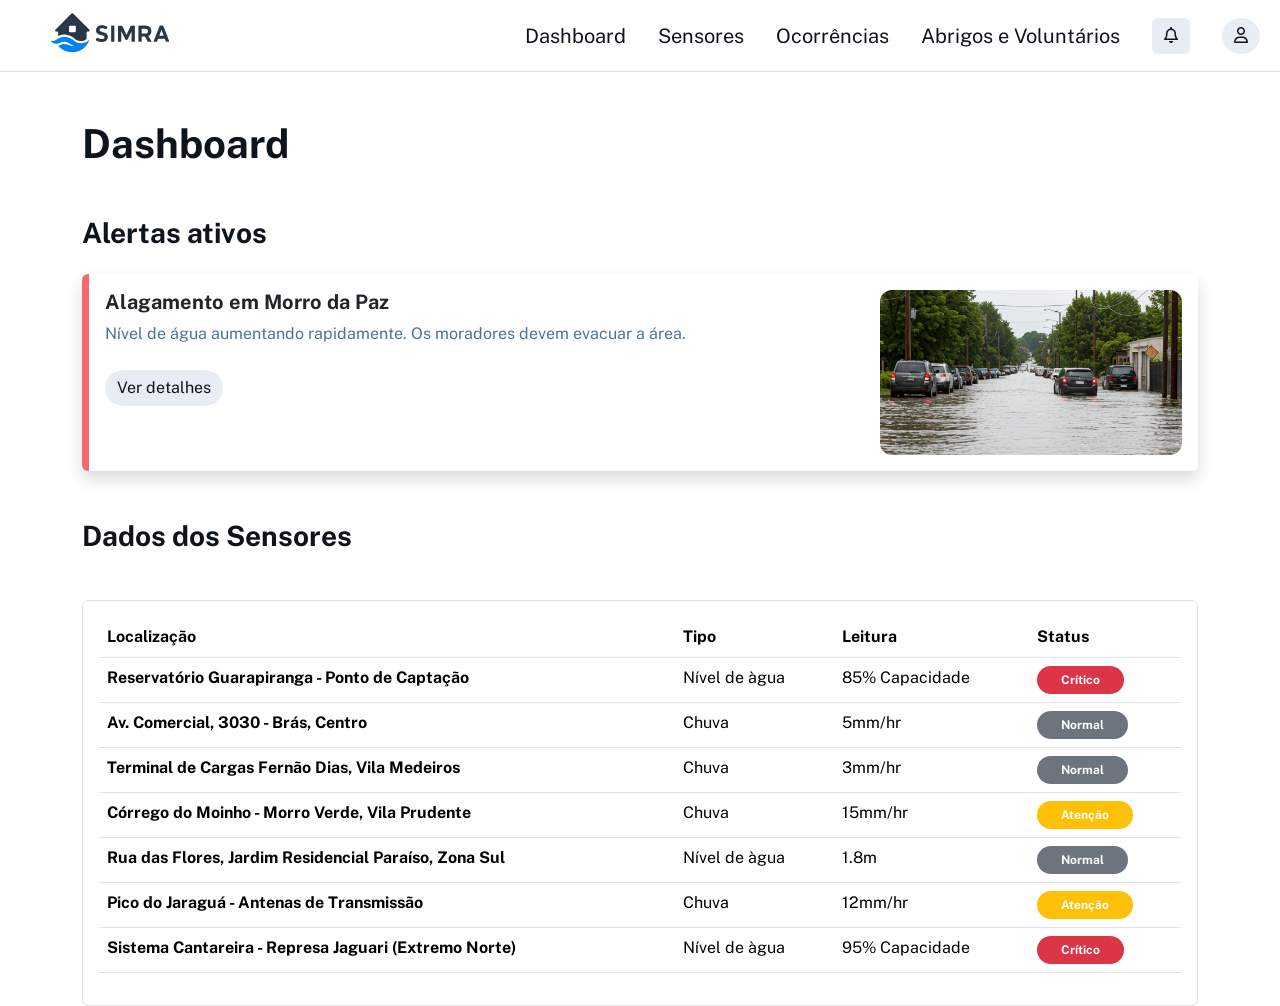
<file: src/index.html>
<!DOCTYPE html>
<html lang="pt-br">
<head>
    <meta charset="UTF-8">
    <meta name="viewport" content="width=device-width, initial-scale=1.0">
    <title>Simra</title>
    <link rel="stylesheet" href="css/style.css">
    <link href="https://cdn.jsdelivr.net/npm/bootstrap@5.3.3/dist/css/bootstrap.min.css" rel="stylesheet">
    <script src="https://cdn.jsdelivr.net/npm/bootstrap@5.3.3/dist/js/bootstrap.bundle.min.js"></script>
    <link rel="stylesheet" href="https://cdnjs.cloudflare.com/ajax/libs/font-awesome/6.6.0/css/all.min.css" integrity="sha512-Kc323vGBEqzTmouAECnVceyQqyqdsSiqLQISBL29aUW4U/M7pSPA/gEUZQqv1cwx4OnYxTxve5UMg5GT6L4JJg==" crossorigin="anonymous" referrerpolicy="no-referrer" />
    <link rel="preconnect" href="https://fonts.googleapis.com">
    <link rel="preconnect" href="https://fonts.gstatic.com" crossorigin>
    <link href="https://fonts.googleapis.com/css2?family=Inter:ital,opsz,wght@0,14..32,100..900;1,14..32,100..900&family=Public+Sans:ital,wght@0,100..900;1,100..900&display=swap" rel="stylesheet">
</head>

<body>

<div class="container-principal">

    <nav class="navbar navbar-expand-lg border-bottom">

        <div class="container-fluid">

          <a class="navbar-brand ms-2" href="#"><img src="img/logoSimra.svg" width="180" height="45" alt="Logo"></a>

          <div class="collapse navbar-collapse row-gap-5 justify-content-end" id="navbarNav">

                <ul class="navbar-nav d-flex align-items-center gap-3 fs-5">

                    <li class="nav-item">
                        <a class="nav-link"  href="#">Dashboard</a>
                    </li>
                    <li class="nav-item">
                        <a class="nav-link"  href="pages/sensores.html">Sensores</a>
                    </li>
                    <li class="nav-item">
                        <a class="nav-link" href="pages/ocorrencia.html">Ocorrências</a>
                    </li>
                    <li class="nav-item">
                        <a class="nav-link" href="pages/abrigosevoluntarios.html">Abrigos e Voluntários</a>
                    </li>
                    <li class="nav-item">
                        <a class="nav-link" href="#">
                            <button type="button" class="btn btn-secondary btn-md border-0 rounded">
                                <i class="fa-regular fa-bell"></i>
                            </button>
                        </a>
                    </li>

                    <li class="nav-item">
                        <a class="nav-link" href="#">
                            <button type="button" class="btn btn-secondary btn-md border-0 rounded-circle">
                                <i class="fa-regular fa-user"></i>
                            </button>
                        </a>
                    </li>
        
                </ul>

          </div>
          
        </div>
    </nav>


    <div class="container dashboard mt-5">
    <h1 class="fw-bold texto-principal">Dashboard</h1>
    <h2 class="fw-bold fs-3 texto-principal mt-5 mb-4">Alertas ativos</h2>

        <div class="d-flex alerta p-3 shadow rounded">
            <div>
              <h5 class="fw-bold mb-2">Alagamento em Morro da Paz</h5>
              <p class="texto-secundario mb-4">
                Nível de água aumentando rapidamente. Os moradores devem evacuar a área.
              </p>
              <button class="btn btn-secondary btn-md border-0 rounded-pill">Ver detalhes</button>
            </div>
            <img src="img/morrodapaz.svg"Alerta de alagamento"
                 class="ms-auto rounded" style="object-fit: cover;">
          </div>

        <div class="sensores">

            <h2 class="fw-bold fs-3 texto-principal my-5">Dados dos Sensores</h2>

            <div class="border p-3 rounded">

                <table class="table table-hover">
                    <thead>
                    <tr>
                        <th scope="col">Localização</th>
                        <th scope="col">Tipo</th>
                        <th scope="col">Leitura</th>
                        <th scope="col">Status</th>
                    </tr>
                    </thead>
                    <tbody>
                    <tr>
                        <th scope="row">Reservatório Guarapiranga - Ponto de Captação
                        </th>
                        <td>Nível de àgua</td>
                        <td>85% Capacidade</td>
                        <td><span class="badge rounded-pill bg-danger px-4 py-2">Crítico</span></td>
                    </tr>
                    <tr>
                        <th scope="row">Av. Comercial, 3030 - Brás, Centro
                        </th>
                        <td>Chuva</td>
                        <td>5mm/hr</td>
                        <td><span class="badge rounded-pill bg-secondary px-4 py-2">Normal</span></td>
                    </tr>
                    <tr>
                        <th scope="row">Terminal de Cargas Fernão Dias, Vila Medeiros
                        </th>
                        <td class="texo-secundario">Chuva</td>
                        <td>3mm/hr</td>
                        <td><span class="badge rounded-pill bg-secondary px-4 py-2">Normal</span></td>
                    </tr>
                    <tr>
                        <th scope="row">Córrego do Moinho - Morro Verde, Vila Prudente
                        </th>
                        <td>Chuva</td>
                        <td>15mm/hr</td>
                        <td><span class="badge rounded-pill bg-warning px-4 py-2">Atenção</span></td>
                    </tr>
                    <tr>
                        <th scope="row">Rua das Flores, Jardim Residencial Paraíso, Zona Sul
                        </th>
                        <td class="texo-secundario">Nível de àgua</td>
                        <td>1.8m</td>
                        <td><span class="badge rounded-pill bg-secondary px-4 py-2">Normal</span></td>
                    </tr>
                    <tr>
                        <th scope="row">Pico do Jaraguá - Antenas de Transmissão
                        </th>
                        <td class="texo-secundario">Chuva</td>
                        <td>12mm/hr</td>
                        <td><span class="badge rounded-pill bg-warning px-4 py-2">Atenção</span></td>
                    </tr>
                    <tr>
                        <th scope="row">Sistema Cantareira - Represa Jaguari (Extremo Norte)</th>
                        <td class="texo-secundario">Nível de àgua</td>
                        <td>95% Capacidade</td>
                        <td><span class="badge rounded-pill bg-danger px-4 py-2">Crítico</span></td>
                    </tr>
                    </tbody>
                </table>

            </div>


        </div>



        </div>




    </div>

</div>

</body>

</html>
</file>
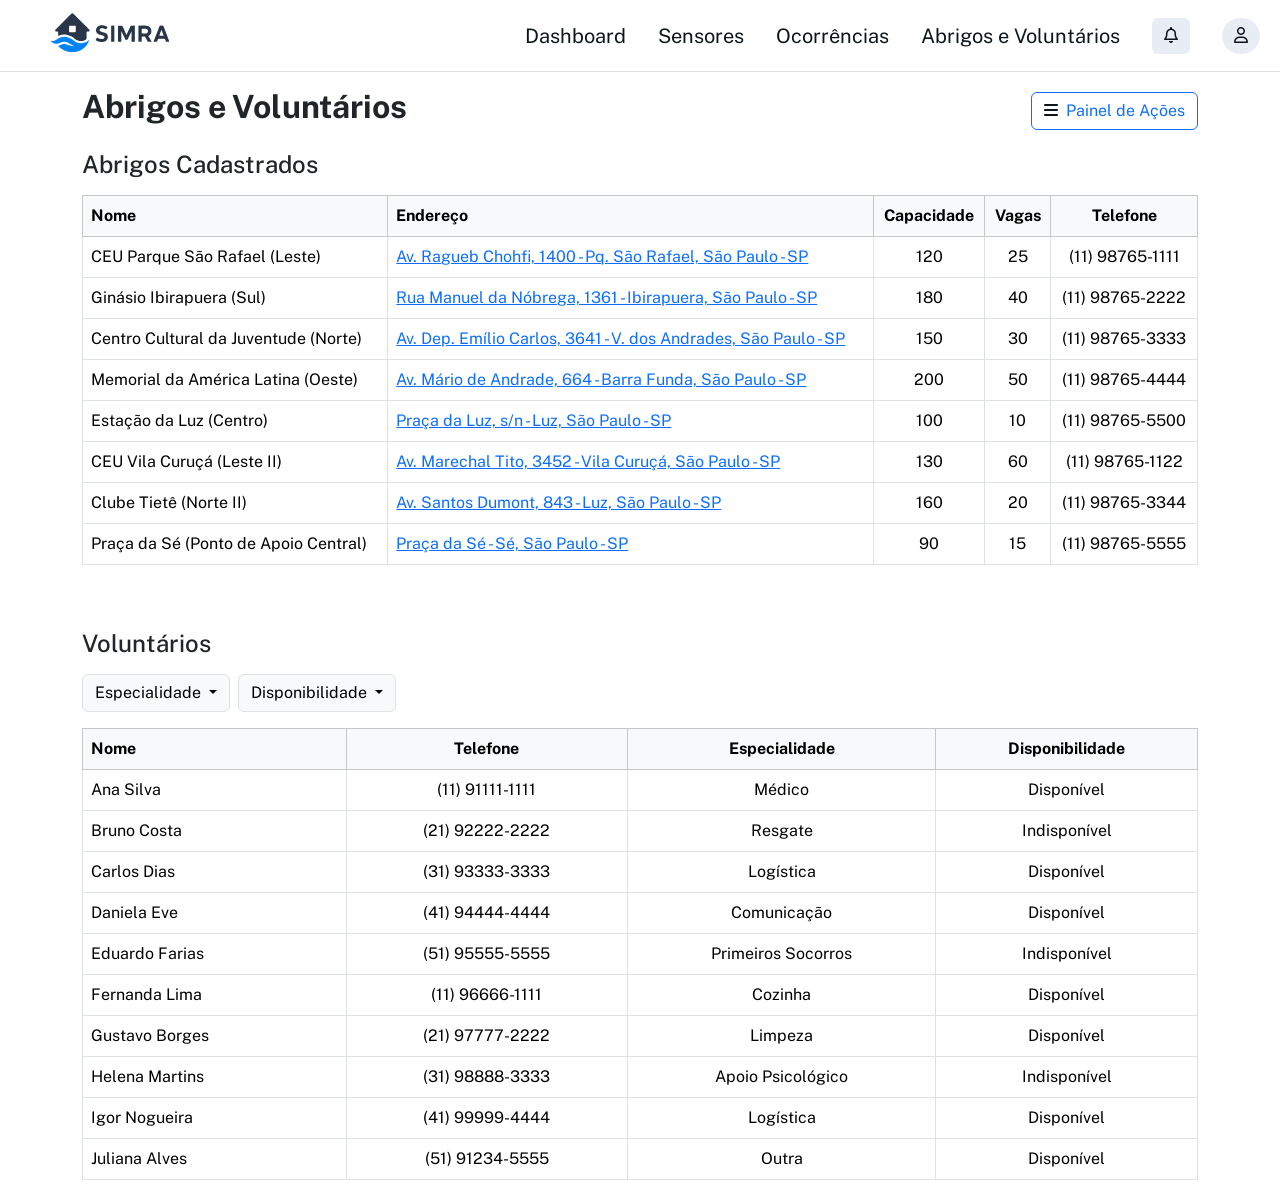
<file: src/pages/abrigosevoluntarios.html>
<!DOCTYPE html>
<html lang="pt-br">
<head>
    <meta charset="UTF-8">
    <meta name="viewport" content="width=device-width, initial-scale=1.0">
    <title>Abrigos e Voluntários</title>
    <link rel="stylesheet" href="../css/style.css">
    <link href="https://cdn.jsdelivr.net/npm/bootstrap@5.3.3/dist/css/bootstrap.min.css" rel="stylesheet">
    <script src="https://cdn.jsdelivr.net/npm/bootstrap@5.3.3/dist/js/bootstrap.bundle.min.js"></script>
    <script src="../js/abrigoevoluntarios.js"></script>
    <link rel="stylesheet" href="https://cdnjs.cloudflare.com/ajax/libs/font-awesome/6.6.0/css/all.min.css" integrity="sha512-Kc323vGBEqzTmouAECnVceyQqyqdsSiqLQISBL29aUW4U/M7pSPA/gEUZQqv1cwx4OnYxTxve5UMg5GT6L4JJg==" crossorigin="anonymous" referrerpolicy="no-referrer" />
    <link rel="preconnect" href="https://fonts.googleapis.com">
    <link rel="preconnect" href="https://fonts.gstatic.com" crossorigin>
    <link href="https://fonts.googleapis.com/css2?family=Inter:ital,opsz,wght@0,14..32,100..900;1,14..32,100..900&family=Public+Sans:ital,wght@0,100..900;1,100..900&display=swap" rel="stylesheet">
    </head>
<body>

    <div class="container-abrigosevoluntarios">
        <nav class="navbar navbar-expand-lg border-bottom">
            <div class="container-fluid">
                <a class="navbar-brand ms-2" href="#"><img src="../img/logoSimra.svg" width="180" height="45" alt="Logo SIMRA"></a>
                <button class="navbar-toggler" type="button" data-bs-toggle="collapse" data-bs-target="#navbarNav" aria-controls="navbarNav" aria-expanded="false" aria-label="Toggle navigation">
                    <span class="navbar-toggler-icon"></span>
                </button>
                <div class="collapse navbar-collapse justify-content-end" id="navbarNav">
                    <ul class="navbar-nav d-flex align-items-center gap-3 fs-5">
                        <li class="nav-item"><a class="nav-link" href="/src/index.html">Dashboard</a></li>
                        <li class="nav-item"><a class="nav-link" href="../pages/sensores.html">Sensores</a></li>
                        <li class="nav-item"><a class="nav-link" href="/src/pages/ocorrencia.html">Ocorrências</a></li>
                        <li class="nav-item"><a class="nav-link active" aria-current="page" href="../pages/abrigosevoluntarios.html">Abrigos e Voluntários</a></li>
                        <li class="nav-item">
                            <a class="nav-link" href="#">
                                <button type="button" class="btn btn-secondary btn-md border-0 rounded"><i class="fa-regular fa-bell"></i></button>
                            </a>
                        </li>
                        <li class="nav-item">
                            <a class="nav-link" href="#">
                                <button type="button" class="btn btn-secondary btn-md border-0 rounded-circle"><i class="fa-regular fa-user"></i></button>
                            </a>
                        </li>
                    </ul>
                </div>
            </div>
        </nav>

        <div class="container mt-3">
            <div class="d-flex justify-content-between align-items-center mb-3">
                <h2 class="fw-bold">Abrigos e Voluntários</h2>
                <button class="btn btn-outline-primary" type="button" data-bs-toggle="offcanvas" data-bs-target="#managementOffcanvas" aria-controls="managementOffcanvas">
                    <i class="fas fa-bars me-2"></i>Painel de Ações
                </button>
            </div>

            <h4 class="mb-3">Abrigos Cadastrados</h4>
            <div class="table-responsive mb-5">
                <table class="table table-bordered table-hover rounded-3 text-dark">
                    <thead class="table-light">
                        <tr>
                            <th>Nome</th>
                            <th>Endereço</th>
                            <th>Capacidade</th>
                            <th>Vagas</th>
                            <th>Telefone</th>
                        </tr>
                    </thead>
                    <tbody id="sheltersTableBody"></tbody>
                </table>
            </div>

            <h4 class="mb-3">Voluntários</h4>
            <div class="d-flex justify-content-between align-items-center mb-3">
                <div class="d-flex gap-2">
                    <div class="dropdown">
                        <button id="specialtyFilterButton" class="btn btn-light dropdown-toggle border" type="button" data-bs-toggle="dropdown" aria-expanded="false">
                            Especialidade
                        </button>
                        <ul id="specialtyDropdownMenu" class="dropdown-menu">
                            <li><a class="dropdown-item" href="#">Todos</a></li>
                            <li><a class="dropdown-item" href="#">Médico</a></li>
                            <li><a class="dropdown-item" href="#">Resgate</a></li>
                            <li><a class="dropdown-item" href="#">Logística</a></li>
                            <li><a class="dropdown-item" href="#">Communication</a></li>
                            <li><a class="dropdown-item" href="#">Primeiros Socorros</a></li>
                            <li><a class="dropdown-item" href="#">Cozinha</a></li>
                            <li><a class="dropdown-item" href="#">Limpeza</a></li>
                            <li><a class="dropdown-item" href="#">Apoio Psicológico</a></li>
                            <li><a class="dropdown-item" href="#">Outra</a></li>
                        </ul>
                    </div>
                    <div class="dropdown">
                        <button id="availabilityFilterButton" class="btn btn-light dropdown-toggle border" type="button" data-bs-toggle="dropdown" aria-expanded="false">
                            Disponibilidade
                        </button>
                        <ul id="availabilityDropdownMenu" class="dropdown-menu">
                            <li><a class="dropdown-item" href="#">Todos</a></li>
                            <li><a class="dropdown-item" href="#">Disponível</a></li>
                            <li><a class="dropdown-item" href="#">Indisponível</a></li>
                        </ul>
                    </div>
                </div>
                
            </div>
            <div class="table-responsive">
                <table class="table table-bordered table-hover align-middle">
                    <thead class="table-light">
                        <tr>
                            <th>Nome</th>
                            <th>Telefone</th>
                            <th>Especialidade</th>
                            <th>Disponibilidade</th>
                        </tr>
                    </thead>
                    <tbody id="volunteersTableBody"></tbody>
                </table>
            </div>
        </div>
    </div> <div class="offcanvas offcanvas-start" tabindex="-1" id="managementOffcanvas" aria-labelledby="managementOffcanvasLabel">
        <div class="offcanvas-header border-bottom">
            <h5 class="offcanvas-title" id="managementOffcanvasLabel"><i class="fas fa-cogs me-2"></i>Painel de Ações</h5>
            <button type="button" class="btn-close text-reset" data-bs-dismiss="offcanvas" aria-label="Close"></button>
        </div>
        <div class="offcanvas-body">
            <div class="mb-3">
                <h6 class="text-muted fw-bold mb-2">AÇÕES EM ABRIGOS</h6>
                <div class="d-grid gap-2">
                    <button type="button" class="btn btn-outline-primary text-start" id="btnListarAbrigosOffcanvas">
                        <i class="fas fa-list-alt fa-fw me-2"></i>Listar Abrigos (Atualizar)
                    </button>
                    <button type="button" class="btn btn-success text-start" data-bs-toggle="modal" data-bs-target="#modalNovoAbrigo">
                        <i class="fas fa-plus fa-fw me-2"></i>Registrar Novo Abrigo
                    </button>
                     <button type="button" class="btn btn-outline-danger text-start" id="btnRemoverAbrigoOffcanvas" disabled>
                        <i class="fas fa-trash-alt fa-fw me-2"></i>Remover Abrigo
                    </button>
                </div>
            </div>
            <hr>
            <div class="mb-3">
                <h6 class="text-muted fw-bold mb-2">GESTÃO DE PESSOAS EM ABRIGOS</h6>
                <div class="d-grid gap-2">
                    <button type="button" class="btn btn-outline-primary text-start" id="btnListarPessoasNoAbrigo" disabled>
                        <i class="fas fa-users fa-fw me-2"></i>Listar Pessoas em Abrigo
                    </button>
                    </div>
            </div>
            <hr>
            <div class="mb-3">
                <h6 class="text-muted fw-bold mb-2">AÇÕES EM VOLUNTÁRIOS</h6>
                <div class="d-grid gap-2">
                     <button type="button" class="btn btn-success text-start" id="btnAddVolunteerOffcanvas" data-bs-toggle="modal" data-bs-target="#modalNovoVoluntario">
                        <i class="fas fa-user-plus fa-fw me-2"></i>Adicionar Voluntário
                    </button>
                    <button type="button" class="btn btn-outline-danger text-start" id="btnRemoveVolunteerOffcanvas" disabled>
                        <i class="fas fa-user-minus fa-fw me-2"></i>Remover Voluntário
                    </button>
                </div>
            </div>
        </div>
    </div>

    <div class="modal fade" id="modalNovoAbrigo" tabindex="-1" aria-labelledby="modalNovoAbrigoLabel" aria-hidden="true">
        <div class="modal-dialog modal-lg">
            <div class="modal-content">
                <div class="modal-header">
                    <h5 class="modal-title" id="modalNovoAbrigoLabel">Registrar Novo Abrigo</h5>
                    <button type="button" class="btn-close" data-bs-dismiss="modal" aria-label="Close"></button>
                </div>
                <div class="modal-body">
                    <form id="formNovoAbrigo">
                        <div class="mb-3">
                            <label for="shelterName" class="form-label">Nome do Abrigo <span class="text-danger">*</span></label>
                            <input type="text" class="form-control" id="shelterName" required>
                        </div>
                        <div class="mb-3">
                            <label for="shelterAddress" class="form-label">Endereço Completo <span class="text-danger">*</span></label>
                            <input type="text" class="form-control" id="shelterAddress" required>
                        </div>
                        <div class="row">
                            <div class="col-md-6 mb-3">
                                <label for="shelterCapacity" class="form-label">Capacidade Total <span class="text-danger">*</span></label>
                                <input type="number" class="form-control" id="shelterCapacity" required min="0">
                            </div>
                            <div class="col-md-6 mb-3">
                                <label for="shelterVacancies" class="form-label">Vagas Disponíveis <span class="text-danger">*</span></label>
                                <input type="number" class="form-control" id="shelterVacancies" required min="0">
                            </div>
                        </div>
                        <div class="mb-3">
                            <label for="shelterPhone" class="form-label">Telefone</label>
                            <input type="tel" class="form-control" id="shelterPhone" placeholder="(XX) XXXXX-XXXX">
                        </div>
                        <div class="modal-footer">
                            <button type="button" class="btn btn-outline-secondary" data-bs-dismiss="modal">Fechar</button>
                            <button type="submit" class="btn btn-primary">Registrar Abrigo</button>
                        </div>
                    </form>
                </div>
            </div>
        </div>
    </div>

    <div class="modal fade" id="modalNovoVoluntario" tabindex="-1" aria-labelledby="modalNovoVoluntarioLabel" aria-hidden="true">
        <div class="modal-dialog modal-lg">
            <div class="modal-content">
                <div class="modal-header">
                    <h5 class="modal-title" id="modalNovoVoluntarioLabel">Adicionar Novo Voluntário</h5>
                    <button type="button" class="btn-close" data-bs-dismiss="modal" aria-label="Close"></button>
                </div>
                <div class="modal-body">
                    <form id="formNovoVoluntario">
                        <div class="mb-3">
                            <label for="volunteerName" class="form-label">Nome Completo <span class="text-danger">*</span></label>
                            <input type="text" class="form-control" id="volunteerName" required>
                        </div>
                        <div class="mb-3">
                            <label for="volunteerPhone" class="form-label">Telefone <span class="text-danger">*</span></label>
                            <input type="tel" class="form-control" id="volunteerPhone" placeholder="(XX) XXXXX-XXXX" required>
                        </div>
                        <div class="mb-3">
                            <label for="volunteerSpecialty" class="form-label">Especialidade <span class="text-danger">*</span></label>
                            <select class="form-select" id="volunteerSpecialty" required>
                                <option selected disabled value="">Selecione...</option>
                                <option value="Médico">Médico</option>
                                <option value="Resgate">Resgate</option>
                                <option value="Logística">Logística</option>
                                <option value="Communication">Comunicação</option>
                                <option value="Primeiros Socorros">Primeiros Socorros</option>
                                <option value="Cozinha">Cozinha</option>
                                <option value="Limpeza">Limpeza</option>
                                <option value="Apoio Psicológico">Apoio Psicológico</option>
                                <option value="Outra">Outra</option>
                            </select>
                        </div>
                        <div class="mb-3">
                            <label for="volunteerAvailability" class="form-label">Disponibilidade <span class="text-danger">*</span></label>
                            <select class="form-select" id="volunteerAvailability" required>
                                <option selected disabled value="">Selecione...</option>
                                <option value="Disponível">Disponível</option>
                                <option value="Indisponível">Indisponível</option>
                            </select>
                        </div>
                        <div class="modal-footer">
                            <button type="button" class="btn btn-outline-secondary" data-bs-dismiss="modal">Fechar</button>
                            <button type="submit" class="btn btn-primary">Adicionar Voluntário</button>
                        </div>
                    </form>
                </div>
            </div>
        </div>
    </div>

    <div class="modal fade" id="modalListarPessoas" tabindex="-1" aria-labelledby="modalListarPessoasLabel" aria-hidden="true">
    <div class="modal-dialog modal-lg modal-dialog-scrollable">
        <div class="modal-content">
            <div class="modal-header">
                <h5 class="modal-title" id="modalListarPessoasLabel">Pessoas no Abrigo: <span id="listarPessoasAbrigoNome"></span></h5>
                <button type="button" class="btn-close" data-bs-dismiss="modal" aria-label="Close"></button>
            </div>
            <div class="modal-body">
                <p><strong id="totalPessoasNoAbrigo"></strong></p>
                <ul id="listaPessoasAbrigo" class="list-group">
                    </ul>
            </div>
            <div class="modal-footer">
                <button type="button" class="btn btn-secondary" data-bs-dismiss="modal">Fechar</button>
            </div>
        </div>
    </div>
</div>

<div class="modal fade" id="modalSelecionarAbrigoParaListarPessoas" tabindex="-1" aria-labelledby="modalSelecionarAbrigoLabel" aria-hidden="true">
    <div class="modal-dialog">
        <div class="modal-content">
            <div class="modal-header">
                <h5 class="modal-title" id="modalSelecionarAbrigoLabel">Selecionar Abrigo</h5>
                <button type="button" class="btn-close" data-bs-dismiss="modal" aria-label="Close"></button>
            </div>
            <div class="modal-body">
                <p>Por favor, selecione o abrigo para ver a lista de pessoas:</p>
                <select class="form-select" id="selectAbrigoParaListarPessoas">
                    </select>
                <div id="semAbrigosParaSelecionar" class="text-danger mt-2" style="display: none;">Nenhum abrigo cadastrado para selecionar.</div>
            </div>
            <div class="modal-footer">
                <button type="button" class="btn btn-secondary" data-bs-dismiss="modal">Cancelar</button>
                <button type="button" class="btn btn-primary" id="btnConfirmarSelecaoAbrigoParaListarPessoas">Ver Pessoas</button>
            </div>
        </div>
    </div>
</div>

<div class="modal fade" id="modalSelecionarAbrigoParaExcluir" tabindex="-1" aria-labelledby="modalSelecionarAbrigoExcluirLabel" aria-hidden="true">
    <div class="modal-dialog">
        <div class="modal-content">
            <div class="modal-header">
                <h5 class="modal-title" id="modalSelecionarAbrigoExcluirLabel">Selecionar Abrigo para Excluir</h5>
                <button type="button" class="btn-close" data-bs-dismiss="modal" aria-label="Close"></button>
            </div>
            <div class="modal-body">
                <p>Por favor, selecione o abrigo que deseja excluir:</p>
                <select class="form-select" id="selectAbrigoParaExcluir">
                    </select>
                <div id="semAbrigosParaExcluirMsg" class="text-danger mt-2" style="display: none;">Nenhum abrigo cadastrado para excluir.</div>
            </div>
            <div class="modal-footer">
                <button type="button" class="btn btn-secondary" data-bs-dismiss="modal">Cancelar</button>
                <button type="button" class="btn btn-danger" id="btnConfirmarExclusaoAbrigo">Excluir Abrigo Selecionado</button>
            </div>
        </div>
    </div>
</div>

<div class="modal fade" id="modalSelecionarVoluntarioParaExcluir" tabindex="-1" aria-labelledby="modalSelecionarVoluntarioExcluirLabel" aria-hidden="true">
    <div class="modal-dialog">
        <div class="modal-content">
            <div class="modal-header">
                <h5 class="modal-title" id="modalSelecionarVoluntarioExcluirLabel">Selecionar Voluntário para Excluir</h5>
                <button type="button" class="btn-close" data-bs-dismiss="modal" aria-label="Close"></button>
            </div>
            <div class="modal-body">
                <p>Por favor, selecione o voluntário que deseja excluir:</p>
                <select class="form-select" id="selectVoluntarioParaExcluir">
                    </select>
                <div id="semVoluntariosParaExcluirMsg" class="text-danger mt-2" style="display: none;">Nenhum voluntário cadastrado para excluir.</div>
            </div>
            <div class="modal-footer">
                <button type="button" class="btn btn-secondary" data-bs-dismiss="modal">Cancelar</button>
                <button type="button" class="btn btn-danger" id="btnConfirmarExclusaoVoluntario">Excluir Voluntário Selecionado</button>
            </div>
        </div>
    </div>
</div>


</body>
</html>
</file>
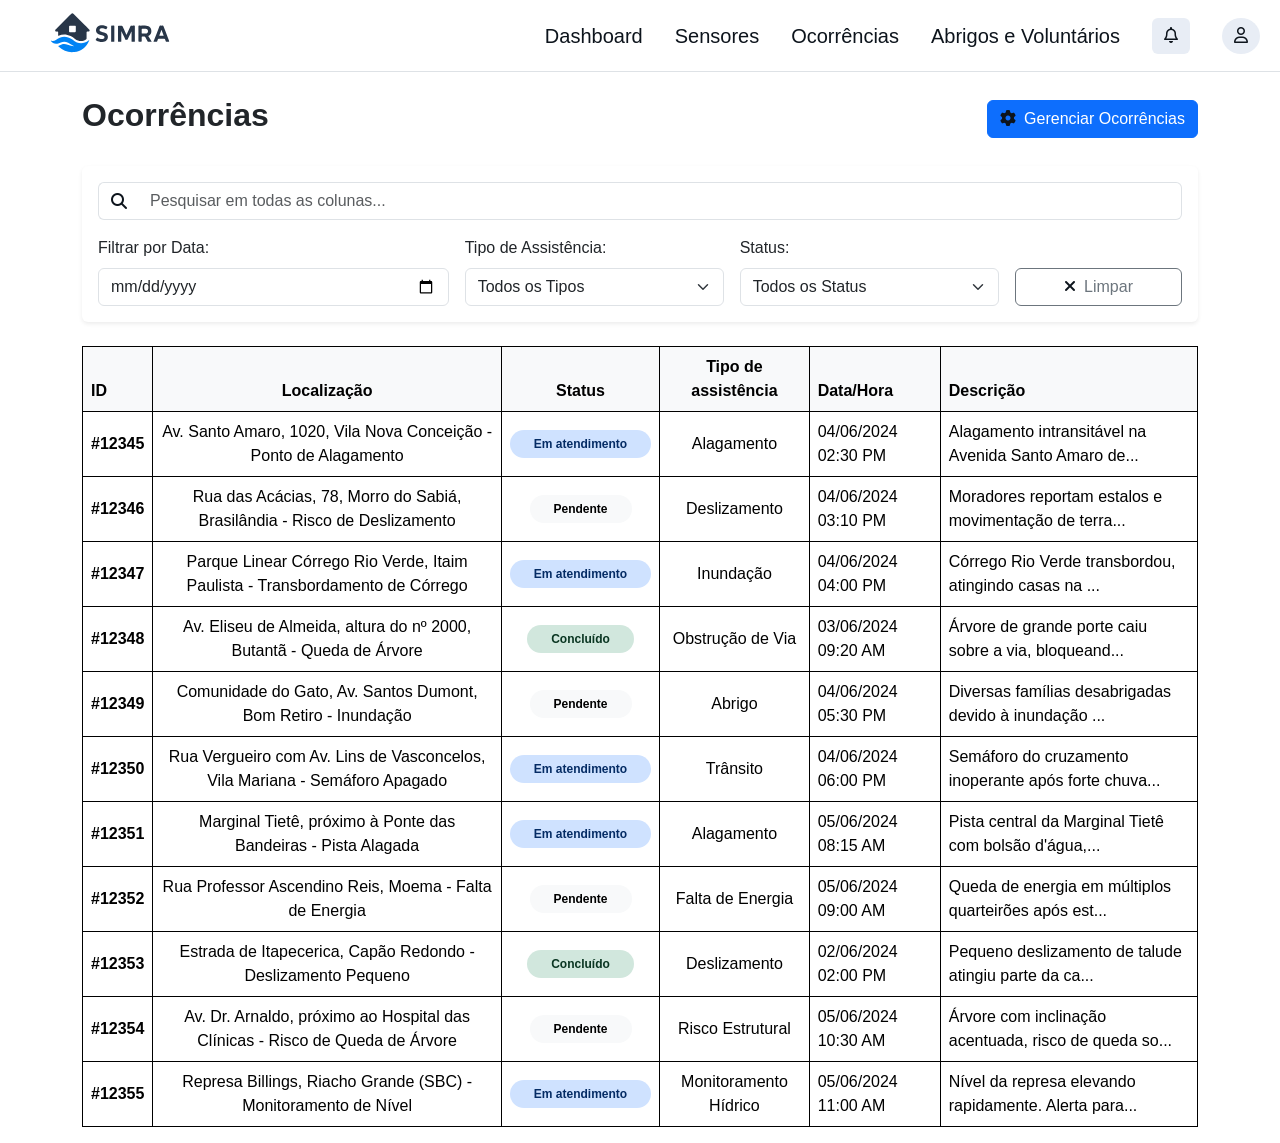
<file: src/pages/ocorrencia.html>
<!DOCTYPE html>
<html lang="pt-br">
<head>
    <meta charset="UTF-8">
    <meta name="viewport" content="width=device-width, initial-scale=1.0">
    <title>Ocorrências - SIMRA</title>
    <link href="https://cdn.jsdelivr.net/npm/bootstrap@5.3.3/dist/css/bootstrap.min.css" rel="stylesheet">
    <link rel="stylesheet" href="https://cdnjs.cloudflare.com/ajax/libs/font-awesome/6.6.0/css/all.min.css">
    <link rel="stylesheet" href="../css/style.css">
</head>
<body>

    <nav class="navbar navbar-expand-lg border-bottom bg-white sticky-top">
       
        <div class="container-fluid">
            <a class="navbar-brand ms-2" href="#"><img src="../img/logoSimra.svg" width="180" height="45" alt="Logo SIMRA"></a>
            <button class="navbar-toggler" type="button" data-bs-toggle="collapse" data-bs-target="#navbarNav" aria-controls="navbarNav" aria-expanded="false" aria-label="Toggle navigation">
                <span class="navbar-toggler-icon"></span>
            </button>
            <div class="collapse navbar-collapse justify-content-end" id="navbarNav">
                <ul class="navbar-nav d-flex align-items-center gap-3 fs-5">
                    <li class="nav-item"><a class="nav-link" href="../index.html">Dashboard</a></li>
                    <li class="nav-item"><a class="nav-link" href="../pages/sensores.html">Sensores</a></li>
                    <li class="nav-item"><a class="nav-link active" aria-current="page" href="../pages/ocorrencia.html">Ocorrências</a></li>
                    <li class="nav-item"><a class="nav-link" href="../pages/abrigosevoluntarios.html">Abrigos e Voluntários</a></li>
                    <li class="nav-item">
                        <a class="nav-link" href="#">
                            <button type="button" class="btn btn-secondary btn-md border-0 rounded"><i class="fa-regular fa-bell"></i></button>
                        </a>
                    </li>
                    <li class="nav-item">
                        <a class="nav-link" href="#">
                            <button type="button" class="btn btn-secondary btn-md border-0 rounded-circle"><i class="fa-regular fa-user"></i></button>
                        </a>
                    </li>
                </ul>
            </div>
        </div>
    </nav>

    <div class="container mt-4">
        <div class="d-flex justify-content-between align-items-center mb-4">
            <h1 class="h2 fw-bold">Ocorrências</h1>
            <button type="button" class="btn btn-primary" id="btnAbrirPainelOcorrencias" data-bs-toggle="offcanvas" data-bs-target="#ocorrenciasOffcanvas" aria-controls="ocorrenciasOffcanvas">
                <i class="fas fa-cog me-1"></i> Gerenciar Ocorrências
            </button>
        </div>

        <div class="p-3 bg-white rounded shadow-sm mb-4">
           
            <div class="input-group mb-3">
                <span class="input-group-text bg-transparent border-end-0"><i class="fas fa-search"></i></span>
                <input type="search" class="form-control border-start-0" placeholder="Pesquisar em todas as colunas..." aria-label="Search" id="searchOcorrenciasInput">
            </div>

            
            <div class="row g-3">
                <div class="col-md-4">
                    <label for="filtroDataOcorrencia" class="form-label">Filtrar por Data:</label>
                    <input type="date" class="form-control" id="filtroDataOcorrencia">
                </div>
                <div class="col-md-3">
                    <label for="filtroTipoAssistencia" class="form-label">Tipo de Assistência:</label>
                    <select class="form-select" id="filtroTipoAssistencia">
                        <option selected value="">Todos os Tipos</option>
                        
                    </select>
                </div>
                <div class="col-md-3">
                    <label for="filtroStatusOcorrencia" class="form-label">Status:</label>
                    <select class="form-select" id="filtroStatusOcorrencia">
                        <option selected value="">Todos os Status</option>
                        <option value="Pendente">Pendente</option>
                        <option value="Em atendimento">Em atendimento</option>
                        <option value="Concluído">Concluído</option>
                    </select>
                </div>
                <div class="col-md-2 d-flex align-items-end">
                    <button class="btn btn-outline-secondary w-100" type="button" id="btnLimparFiltrosOcorrencias">
                        <i class="fas fa-times me-1"></i> Limpar
                    </button>
                </div>
            </div>
        </div>

        <div class="table-responsive">
            <table class="table table-hover align-middle">
                <thead class="table-light">
                    <tr>
                        <th scope="col">ID</th>
                        <th scope="col">Localização</th>
                        <th scope="col">Status</th>
                        <th scope="col">Tipo de assistência</th>
                        <th scope="col">Data/Hora</th>
                        <th scope="col">Descrição</th>
                    </tr>
                </thead>
                <tbody id="occurrencesTableBody">
                </tbody>
            </table>
        </div>
    </div>

 
    <div class="offcanvas offcanvas-end" tabindex="-1" id="ocorrenciasOffcanvas" aria-labelledby="ocorrenciasOffcanvasLabel">
        <div class="offcanvas-header border-bottom">
            <h5 class="offcanvas-title" id="ocorrenciasOffcanvasLabel"><i class="fas fa-cogs me-2"></i>Gerenciar Ocorrências</h5>
            <button type="button" class="btn-close" data-bs-dismiss="offcanvas" aria-label="Close"></button>
        </div>
        <div class="offcanvas-body">
            <div class="d-grid gap-2">
                <button type="button" class="btn btn-success text-start" data-bs-toggle="modal" data-bs-target="#modalNovaOcorrencia">
                    <i class="fas fa-plus fa-fw me-2"></i>Registrar Nova Ocorrência
                </button>
                <button type="button" class="btn btn-outline-primary text-start" id="btnAtualizarListaOcorrencias">
                    <i class="fas fa-sync-alt fa-fw me-2"></i>Atualizar Lista
                </button>
            </div>
        </div>
    </div>
    <div class="modal fade" id="modalNovaOcorrencia" tabindex="-1" aria-labelledby="modalNovaOcorrenciaLabel" aria-hidden="true">
        <div class="modal-dialog modal-lg">
            <div class="modal-content">
                <div class="modal-header">
                    <h5 class="modal-title" id="modalNovaOcorrenciaLabel">Registrar Nova Ocorrência</h5>
                    <button type="button" class="btn-close" data-bs-dismiss="modal" aria-label="Close"></button>
                </div>
                <div class="modal-body">
                    <form id="formNovaOcorrencia">
                        <div class="mb-3">
                            <label for="ocorrenciaLocalizacao" class="form-label">Localização <span class="text-danger">*</span></label>
                            <input type="text" class="form-control" id="ocorrenciaLocalizacao" required>
                        </div>
                        <div class="row">
                            <div class="col-md-6 mb-3">
                                <label for="ocorrenciaTipoAssistencia" class="form-label">Tipo de Assistência <span class="text-danger">*</span></label>
                                <select class="form-select" id="ocorrenciaTipoAssistencia" required>
                                    <option selected disabled value="">Selecione...</option>
                                    <option value="Alagamento">Alagamento</option>
                                    <option value="Deslizamento">Deslizamento</option>
                                    <option value="Inundação">Inundação</option>
                                    <option value="Obstrução de Via">Obstrução de Via</option>
                                    <option value="Falta de Energia">Falta de Energia</option>
                                    <option value="Risco Estrutural">Risco Estrutural</option>
                                    <option value="Monitoramento Hídrico">Monitoramento Hídrico</option>
                                    <option value="Médica">Médica</option>
                                    <option value="Resgate">Resgate</option>
                                    <option value="Evacuação">Evacuação</option>
                                    <option value="Abrigo">Abrigo</option>
                                    <option value="Comida">Comida</option>
                                    <option value="Água">Água</option>
                                    <option value="Segurança">Segurança</option>
                                    <option value="Trânsito">Trânsito</option>
                                    <option value="Outro">Outro</option>
                                </select>
                            </div>
                            <div class="col-md-6 mb-3">
                                <label for="ocorrenciaStatus" class="form-label">Status <span class="text-danger">*</span></label>
                                <select class="form-select" id="ocorrenciaStatus" required>
                                    <option value="Pendente" selected>Pendente</option>
                                    <option value="Em atendimento">Em atendimento</option>
                                    <option value="Concluído">Concluído</option>
                                </select>
                            </div>
                        </div>
                         <div class="mb-3">
                            <label for="ocorrenciaDataHora" class="form-label">Data/Hora da Ocorrência <span class="text-danger">*</span></label>
                            <input type="datetime-local" class="form-control" id="ocorrenciaDataHora" required>
                        </div>
                        <div class="mb-3">
                            <label class="form-label mb-1">Equipes a Alocar:</label>
                            <div id="checkboxesEquipesAlocadasContainer" class="border p-2 rounded" style="max-height: 150px; overflow-y: auto;">
                                <small class="text-muted">Carregando equipes...</small>
                            </div>
                        </div>
                        <div class="mb-3">
                            <label for="ocorrenciaDescricao" class="form-label">Descrição <span class="text-danger">*</span></label>
                            <textarea class="form-control" id="ocorrenciaDescricao" rows="3" required></textarea>
                        </div>
                        <div class="modal-footer">
                            <button type="button" class="btn btn-outline-secondary" data-bs-dismiss="modal">Fechar</button>
                            <button type="submit" class="btn btn-primary">Registrar Ocorrência</button>
                        </div>
                    </form>
                </div>
            </div>
        </div>
    </div>
    <div class="modal fade" id="modalDetalhesOcorrencia" tabindex="-1" aria-labelledby="modalDetalhesOcorrenciaLabel" aria-hidden="true">
        <div class="modal-dialog modal-lg modal-dialog-scrollable">
            <div class="modal-content">
                <div class="modal-header">
                    <h5 class="modal-title" id="modalDetalhesOcorrenciaLabel">Detalhes da Ocorrência</h5>
                    <button type="button" class="btn-close" data-bs-dismiss="modal" aria-label="Close"></button>
                </div>
                <div class="modal-body">
                    <dl class="row">
                        <dt class="col-sm-3">ID da Ocorrência:</dt>
                        <dd class="col-sm-9" id="detalheOcorrenciaId"></dd>
                        <dt class="col-sm-3">Localização:</dt>
                        <dd class="col-sm-9" id="detalheOcorrenciaLocalizacao"></dd>
                        <dt class="col-sm-3">Status Atual:</dt>
                        <dd class="col-sm-9"><span id="detalheOcorrenciaStatus" class="badge"></span></dd>
                        <dt class="col-sm-3">Tipo de Assistência:</dt>
                        <dd class="col-sm-9" id="detalheOcorrenciaTipoAssistencia"></dd>
                        <dt class="col-sm-3">Data/Hora Registrada:</dt>
                        <dd class="col-sm-9" id="detalheOcorrenciaDataHora"></dd>
                        <dt class="col-sm-3">Equipes Alocadas:</dt>
                        <dd class="col-sm-9" id="detalheOcorrenciaEquipes"></dd>
                        <dt class="col-sm-3">Descrição Completa:</dt>
                        <dd class="col-sm-9">
                            <p id="detalheOcorrenciaDescricao" style="white-space: pre-wrap; word-wrap: break-word;"></p>
                        </dd>
                    </dl>
                </div>
                <div class="modal-footer">
                    <button type="button" class="btn btn-secondary" data-bs-dismiss="modal">Fechar</button>
                    <button type="button" class="btn btn-primary" id="btnEditarOcorrenciaNoModalDetalhes">Editar Ocorrência</button> 
                </div>
            </div>
        </div>
    </div>


    <script src="https://cdn.jsdelivr.net/npm/bootstrap@5.3.3/dist/js/bootstrap.bundle.min.js"></script>
    <script src="../js/ocorrencia.js"></script>
</body>
</html>
</file>
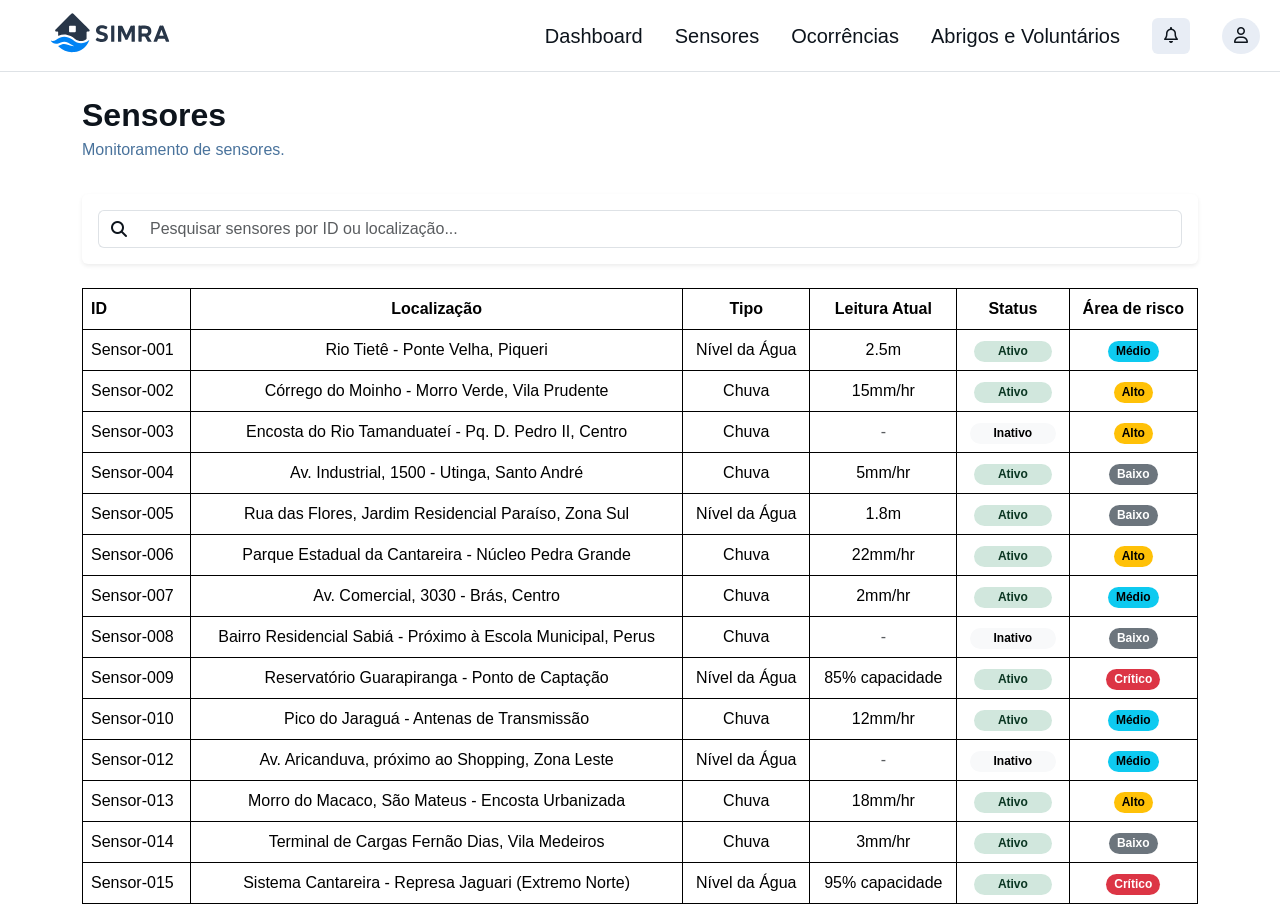
<file: src/pages/sensores.html>
<!DOCTYPE html>
<html lang="pt-br">
<head>
    <meta charset="UTF-8">
    <meta name="viewport" content="width=device-width, initial-scale=1.0">
    <title>Sensores - SIMRA</title>
    <link href="https://cdn.jsdelivr.net/npm/bootstrap@5.3.3/dist/css/bootstrap.min.css" rel="stylesheet">
    <link rel="stylesheet" href="https://cdnjs.cloudflare.com/ajax/libs/font-awesome/6.6.0/css/all.min.css">
    <link rel="stylesheet" href="../css/style.css"> 
</head>
<body>

    <nav class="navbar navbar-expand-lg border-bottom bg-white sticky-top">
        <div class="container-fluid">
            <a class="navbar-brand ms-2" href="#"><img src="../img/logoSimra.svg" width="180" height="45" alt="Logo SIMRA"></a>
            <button class="navbar-toggler" type="button" data-bs-toggle="collapse" data-bs-target="#navbarNav" aria-controls="navbarNav" aria-expanded="false" aria-label="Toggle navigation">
                <span class="navbar-toggler-icon"></span>
            </button>
            <div class="collapse navbar-collapse justify-content-end" id="navbarNav">
                <ul class="navbar-nav d-flex align-items-center gap-3 fs-5">
                    <li class="nav-item"><a class="nav-link" href="/src/index.html">Dashboard</a></li>
                    <li class="nav-item"><a class="nav-link active" aria-current="page" href="../pages/sensores.html">Sensores</a></li>
                    <li class="nav-item"><a class="nav-link" href="../pages/ocorrencia.html">Ocorrências</a></li>
                    <li class="nav-item"><a class="nav-link" href="../pages/abrigosevoluntarios.html">Abrigos e Voluntários</a></li>
                    <li class="nav-item">
                        <a class="nav-link" href="#">
                            <button type="button" class="btn btn-secondary btn-md border-0 rounded"><i class="fa-regular fa-bell"></i></button>
                        </a>
                    </li>
                    <li class="nav-item">
                        <a class="nav-link" href="#">
                            <button type="button" class="btn btn-secondary btn-md border-0 rounded-circle"><i class="fa-regular fa-user"></i></button>
                        </a>
                    </li>
                </ul>
            </div>
        </div>
    </nav>

    <div class="container mt-4">
        <div class="d-flex justify-content-between align-items-center mb-3">
            <div>
                <h1 class="h2 fw-bold mb-1 texto-principal">Sensores</h1>
                <p class="texto-secundario">Monitoramento de sensores.</p>
            </div>

        </div>

        <div class="mb-4 p-3 bg-white rounded shadow-sm">
            <div class="input-group">
                <span class="input-group-text bg-transparent border-end-0"><i class="fas fa-search"></i></span>
                <input type="search" class="form-control border-start-0" placeholder="Pesquisar sensores por ID ou localização..." aria-label="Search" id="searchSensoresInput">
            </div>
        </div>

        <div class="table-responsive">
            <table class="table table-hover align-middle">
                <thead>
                    <tr>
                        <th scope="col">ID</th>
                        <th scope="col">Localização</th>
                        <th scope="col">Tipo</th>
                        <th scope="col">Leitura Atual</th>
                        <th scope="col" class="text-center">Status</th> 
                        <th scope="col" class="text-center">Área de risco</th> 
                    </tr>
                </thead>
                <tbody id="sensorsTableBody">
                
                </tbody>
            </table>
        </div>
    </div>

    <div class="modal fade" id="modalDetalhesSensor" tabindex="-1" aria-labelledby="modalDetalhesSensorLabel" aria-hidden="true">
        <div class="modal-dialog modal-xl modal-dialog-scrollable">
            <div class="modal-content">
                <div class="modal-header">
                    <h5 class="modal-title" id="modalDetalhesSensorLabel">Detalhes</h5>
                    <button type="button" class="btn-close" data-bs-dismiss="modal" aria-label="Close"></button>
                </div>
                <div class="modal-body">
                    <div class="row">
                        <div class="col-md-6">
                            <h6>Informações Gerais</h6>
                            <dl class="row">
                                <dt class="col-sm-4">ID do Sensor:</dt>
                                <dd class="col-sm-8" id="detalheSensorId"></dd>
                                <dt class="col-sm-4">Localização:</dt>
                                <dd class="col-sm-8" id="detalheSensorLocalizacao"></dd>
                                <dt class="col-sm-4">Tipo:</dt>
                                <dd class="col-sm-8" id="detalheSensorTipo"></dd>
                                <dt class="col-sm-4">Leitura Atual:</dt>
                                <dd class="col-sm-8" id="detalheSensorLeituraAtual"></dd>
                                <dt class="col-sm-4">Status:</dt>
                                <dd class="col-sm-8"><span id="detalheSensorStatus" class="badge"></span></dd>
                                <dt class="col-sm-4">Área de Risco:</dt>
                                <dd class="col-sm-8" id="detalheSensorAreaRisco"></dd>
                            </dl>
                        </div>
                        <div class="col-md-6">
                            <h6>Observações</h6>
                            <p id="detalheSensorObservacoes" class="text-muted">Nenhuma observação adicional no momento.</p>
                        </div>
                    </div>
                    <hr>
                    <h6>Histórico de Leituras</h6>
                    <div id="detalheSensorHistoricoLeituras" class="list-group list-group-flush mb-3" style="max-height: 200px; overflow-y: auto;">
                        
                    </div>
                    <hr>
                    <h6>Histórico de Manutenções</h6>
                    <div id="detalheSensorHistoricoManutencoes" class="list-group list-group-flush" style="max-height: 200px; overflow-y: auto;">
                   
                    </div>
                </div>
                <div class="modal-footer">
                    <button type="button" class="btn btn-secondary" data-bs-dismiss="modal">Fechar</button>
                </div>
            </div>
        </div>
    </div>


    <script src="https://cdn.jsdelivr.net/npm/bootstrap@5.3.3/dist/js/bootstrap.bundle.min.js"></script>
    <script src="../js/sensores.js"></script>
</body>
</html>
</file>
<file: src/css/style.css>
* {
    font-family: "Public Sans", sans-serif;
}

i {
    color: #0D141C;
}

i:hover {
    color: #4A739C;
}

.texto-principal {
    color: #0D141C;
}

.texto-secundario {
    color: #4A739C;
}

/* Topo */

.alerta {
    border-left: #F6696C 7px solid;
}

.alerta button {
    color: #0D141C;
}

.alerta button:hover{
    color: #4A739C;
}

/* Fim */

td, th {
    border: 1px solid black;
    text-align: left; /* Padrão para todas as colunas */
    padding: 8px;
}


/* Alterações nas classes Bootstrap */

.btn-secondary {
    background-color: #E8EDF5 !important;
}

.btn-secondary:hover {
    background-color: #DFE9F7 !important;
    color: #4A739C !important;
}

.nav-link {
    color: #0D141C !important;
}

.nav-link:hover {
    color: #4A739C !important;
}

/* --- Centralização para a Tabela de Abrigos --- */
/* Alvo: tabelas com classes "table" e "text-dark" (sua tabela de Abrigos) */
.table.text-dark th:nth-child(3), /* Cabeçalho: Capacidade */
.table.text-dark th:nth-child(4), /* Cabeçalho: Vagas disponíveis */
.table.text-dark th:nth-child(5)  /* Cabeçalho: Telefone (Abrigos) */ {
  text-align: center;
}

.table.text-dark td:nth-child(3), /* Dados: Capacidade */
.table.text-dark td:nth-child(4), /* Dados: Vagas disponíveis */
.table.text-dark td:nth-child(5)  /* Dados: Telefone (Abrigos) */ {
  text-align: center;
}

/* --- Centralização para a Tabela de Voluntários --- */
/* Alvo: tabelas com classes "table" e "align-middle" (sua tabela de Voluntários) */
.table.align-middle th:nth-child(2), /* Cabeçalho: Telefone (Voluntários) */
.table.align-middle th:nth-child(3), /* Cabeçalho: Especialidade */
.table.align-middle th:nth-child(4)  /* Cabeçalho: Disponibilidade */ {
  text-align: center;
}

.table.align-middle td:nth-child(2), /* Dados: Telefone (Voluntários) */
.table.align-middle td:nth-child(3), /* Dados: Especialidade */
.table.align-middle td:nth-child(4)  /* Dados: Disponibilidade */ {
  text-align: center;
}
</file>
